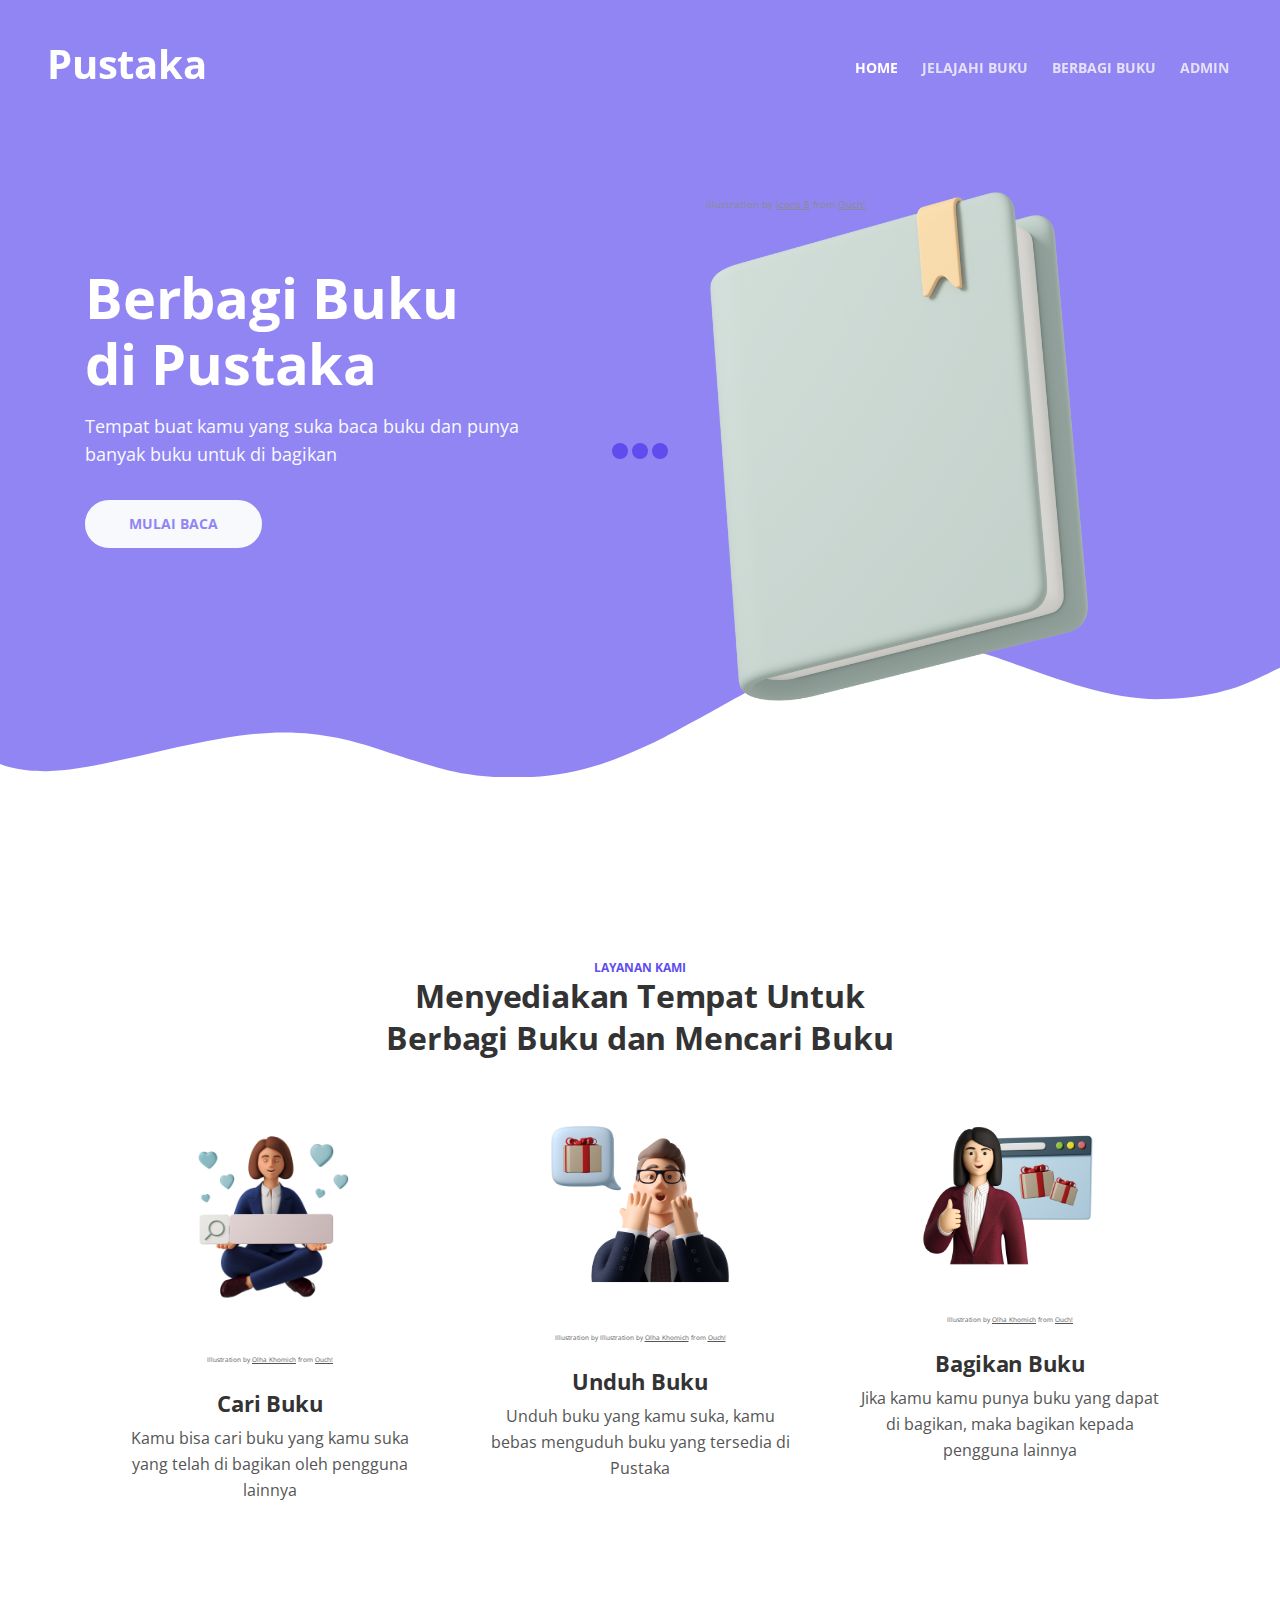
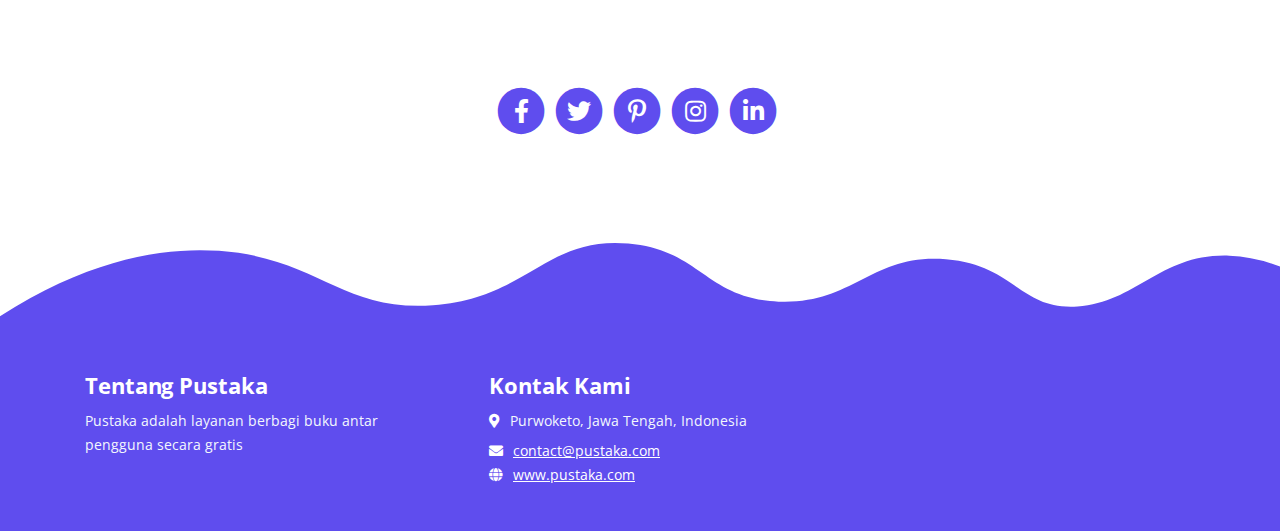
<file: index.html>
<!DOCTYPE html>
<html lang="en">
  <head>
    <meta charset="utf-8" />
    <meta
      name="viewport"
      content="width=device-width, initial-scale=1, shrink-to-fit=no"
    />

    <title>Pustaka - Home</title>

    <link
      href="https://fonts.googleapis.com/css?family=Open+Sans:400,400i,700&display=swap&subset=latin-ext"
      rel="stylesheet"
    />
    <link href="css/bootstrap.css" rel="stylesheet" />
    <link href="css/fontawesome-all.css" rel="stylesheet" />
    <link href="css/swiper.css" rel="stylesheet" />
    <link href="css/magnific-popup.css" rel="stylesheet" />
    <link href="css/styles.css" rel="stylesheet" />
  </head>
  <body data-spy="scroll" data-target=".fixed-top">
    <div class="spinner-wrapper">
      <div class="spinner">
        <div class="bounce1"></div>
        <div class="bounce2"></div>
        <div class="bounce3"></div>
      </div>
    </div>
    <nav class="navbar navbar-expand-lg navbar-dark navbar-custom fixed-top">
      <div class="container">
        <a class="navbar-brand logo-image" href="index.html"
          style="text-decoration: none;"><h1 style="color: white;">Pustaka</h1></a
        >
        <button
          class="navbar-toggler"
          type="button"
          data-toggle="collapse"
          data-target="#navbarsExampleDefault"
          aria-controls="navbarsExampleDefault"
          aria-expanded="false"
          aria-label="Toggle navigation"
        >
          <span class="navbar-toggler-awesome fas fa-bars"></span>
          <span class="navbar-toggler-awesome fas fa-times"></span>
        </button>

        <div class="collapse navbar-collapse" id="navbarsExampleDefault">
          <ul class="navbar-nav ml-auto">
            <li class="nav-item">
              <a class="nav-link page-scroll" href="#header"
                >HOME <span class="sr-only">(current)</span></a
              >
            </li>
            <li class="nav-item">
              <a class="nav-link page-scroll" href="jelajah.php">JELAJAHI BUKU </a>
            </li>
            <li class="nav-item">
              <a class="nav-link page-scroll" href="berbagi.php">BERBAGI BUKU </a>
            </li>
            <li class="nav-item">
              <a class="nav-link page-scroll" href="admin.php">ADMIN </a>
            </li>
        </div>
      </div>
    </nav>
    <header id="header" class="header">
      <div class="header-content">
        <div class="container">
          <div class="row">
            <div class="col-lg-6 col-xl-5">
              <div class="text-container">
                <h1>Berbagi Buku  di Pustaka </h1>
                <p class="p-large">
                  Tempat buat kamu yang suka baca buku dan punya banyak buku untuk di bagikan 
                </p>
                <a class="btn-solid-lg page-scroll" href="jelajah.html"
                  >MULAI BACA  </a
                >
              </div>
            </div>
            <div class="col-lg-6 col-xl-7">
              <div class="image-container">
                <div class="img-wrapper">
                  <img
                    class="img-fluid"
                    style="width: 60%; height: auto; margin-left: 20%"
                    src="images/header-software-app.png"
                    alt="alternative"
                  />
                </div>
                <p style="font-size: 60%; margin-left: 20%;">Illustration by <a href="https://icons8.com/illustrations/author/5c07e68d82bcbc0092519bb6">Icons 8</a> from <a href="https://icons8.com/illustrations">Ouch!</a></p>
              </div>
            </div>
          </div>
        </div>
      </div>
    </header>
    <svg
      class="header-frame"
      data-name="Layer 1"
      xmlns="http://www.w3.org/2000/svg"
      preserveAspectRatio="none"
      viewBox="0 0 1920 310"
    >
      <defs>
        <style>
          .cls-1 {
            fill: #5f4def;
          }
        </style>
      </defs>
      <title>header-frame</title>
      <path
        class="cls-1"
        d="M0,283.054c22.75,12.98,53.1,15.2,70.635,14.808,92.115-2.077,238.3-79.9,354.895-79.938,59.97-.019,106.17,18.059,141.58,34,47.778,21.511,47.778,21.511,90,38.938,28.418,11.731,85.344,26.169,152.992,17.971,68.127-8.255,115.933-34.963,166.492-67.393,37.467-24.032,148.6-112.008,171.753-127.963,27.951-19.26,87.771-81.155,180.71-89.341,72.016-6.343,105.479,12.388,157.434,35.467,69.73,30.976,168.93,92.28,256.514,89.405,100.992-3.315,140.276-41.7,177-64.9V0.24H0V283.054Z"
      />
    </svg>
    <div class="slider-1">
      <div class="container">
        <div class="row">
        </div>
      </div>
    </div>
    <div class="cards-1">
      <div class="container">
        <div class="row">
          <div class="col-lg-12">
            <div class="above-heading">LAYANAN KAMI </div>
            <h2 class="h2-heading">
              Menyediakan Tempat Untuk Berbagi Buku dan Mencari Buku 
            </h2>
          </div>
        </div>
        <div class="row">
          <div class="col-lg-12">
            <div class="card">
              <div class="card-image">
                <img
                  class="img-fluid"
                  src="images/description-1.png"
                  alt="alternative"
                />
              </div>
              <p style="font-size: 40%;">Illustration by <a href="https://icons8.com/illustrations/author/5eb2a7bd01d0360019f124e7">Olha Khomich</a> from <a href="https://icons8.com/illustrations">Ouch!</a></p>
              <div class="card-body">
                <h4 class="card-title">Cari Buku</h4>
                <p>
                  Kamu bisa cari buku yang kamu suka yang telah di bagikan oleh pengguna lainnya
                </p>
              </div>
            </div>
            <div class="card">
              <div class="card-image">
                <img
                  class="img-fluid"
                  src="images/description-2.png"
                  alt="alternative"
                />
              </div>
              <p style="font-size: 40%;">Illustration by Illustration by <a href="https://icons8.com/illustrations/author/5eb2a7bd01d0360019f124e7">Olha Khomich</a> from <a href="https://icons8.com/illustrations">Ouch!</a></p>
              <div class="card-body">
                <h4 class="card-title">Unduh Buku</h4>
                <p>
                  Unduh buku yang kamu suka, kamu bebas menguduh buku yang tersedia di Pustaka
                </p>
              </div>
            </div>
            <!-- end of card -->

            <!-- Card -->
            <div class="card">
              <div class="card-image">
                <img
                  class="img-fluid"
                  src="images/description-3.png"
                  alt="alternative"
                />
              </div>
              <p style="font-size: 40%;">Illustration by <a href="https://icons8.com/illustrations/author/5eb2a7bd01d0360019f124e7">Olha Khomich</a> from <a href="https://icons8.com/illustrations">Ouch!</a></p>
              <div class="card-body">
                <h4 class="card-title">Bagikan Buku</h4>
                <p>
                  Jika kamu kamu punya buku yang dapat di bagikan, maka bagikan kepada pengguna lainnya
                </p>
              </div>
            </div>
          </div>
        </div>
      </div>
    </div>
    <div class="form">
      <div class="container">
        <div class="row">
          <div class="col-lg-12">
          </div>
        </div>
        <div class="row">
          <div class="col-lg-12">
            <div class="icon-container">
              <span class="fa-stack">
                <a href="#your-link">
                  <i class="fas fa-circle fa-stack-2x"></i>
                  <i class="fab fa-facebook-f fa-stack-1x"></i>
                </a>
              </span>
              <span class="fa-stack">
                <a href="#your-link">
                  <i class="fas fa-circle fa-stack-2x"></i>
                  <i class="fab fa-twitter fa-stack-1x"></i>
                </a>
              </span>
              <span class="fa-stack">
                <a href="#your-link">
                  <i class="fas fa-circle fa-stack-2x"></i>
                  <i class="fab fa-pinterest-p fa-stack-1x"></i>
                </a>
              </span>
              <span class="fa-stack">
                <a href="#your-link">
                  <i class="fas fa-circle fa-stack-2x"></i>
                  <i class="fab fa-instagram fa-stack-1x"></i>
                </a>
              </span>
              <span class="fa-stack">
                <a href="#your-link">
                  <i class="fas fa-circle fa-stack-2x"></i>
                  <i class="fab fa-linkedin-in fa-stack-1x"></i>
                </a>
              </span>
            </div>
          </div>
        </div>
      </div>
    </div>
    <svg
      class="footer-frame"
      data-name="Layer 2"
      xmlns="http://www.w3.org/2000/svg"
      preserveAspectRatio="none"
      viewBox="0 0 1920 79"
    >
      <defs>
        <style>
          .cls-2 {
            fill: #5f4def;
          }
        </style>
      </defs>
      <title>footer-frame</title>
      <path
        class="cls-2"
        d="M0,72.427C143,12.138,255.5,4.577,328.644,7.943c147.721,6.8,183.881,60.242,320.83,53.737,143-6.793,167.826-68.128,293-60.9,109.095,6.3,115.68,54.364,225.251,57.319,113.58,3.064,138.8-47.711,251.189-41.8,104.012,5.474,109.713,50.4,197.369,46.572,89.549-3.91,124.375-52.563,227.622-50.155A338.646,338.646,0,0,1,1920,23.467V79.75H0V72.427Z"
        transform="translate(0 -0.188)"
      />
    </svg>
    <div class="footer">
      <div class="container">
        <div class="row">
          <div class="col-md-4">
            <div class="footer-col first">
              <h4>Tentang Pustaka</h4>
              <p class="p-small">
                Pustaka adalah layanan berbagi buku antar pengguna secara gratis 
              </p>
            </div>
          </div>
          <div class="col-md-4">
            <div class="footer-col last">
              <h4>Kontak Kami</h4>
              <ul class="list-unstyled li-space-lg p-small">
                <li class="media">
                  <i class="fas fa-map-marker-alt"></i>
                  <div class="media-body">
                    Purwoketo, Jawa Tengah, Indonesia
                  </div>
                </li>
                <li class="media">
                  <i class="fas fa-envelope"></i>
                  <div class="media-body">
                    <a class="white" href="mailto:contact@tivo.com"
                      >contact@pustaka.com</a
                    ><br>
                    <i class="fas fa-globe" style="margin-left: -24px;"></i
                    ><a class="white" href="#your-link">www.pustaka.com</a>
                  </div>
                </li>
              </ul>
            </div>
          </div>
        </div>
      </div>
    </div>

    <script src="js/jquery.min.js"></script>
    <script src="js/popper.min.js"></script>
    <script src="js/bootstrap.min.js"></script>
    <script src="js/jquery.easing.min.js"></script>
    <script src="js/swiper.min.js"></script>
    <script src="js/jquery.magnific-popup.js"></script>
    <script src="js/validator.min.js"></script>
    <script src="js/scripts.js"></script>
  </body>
</html>
</file>
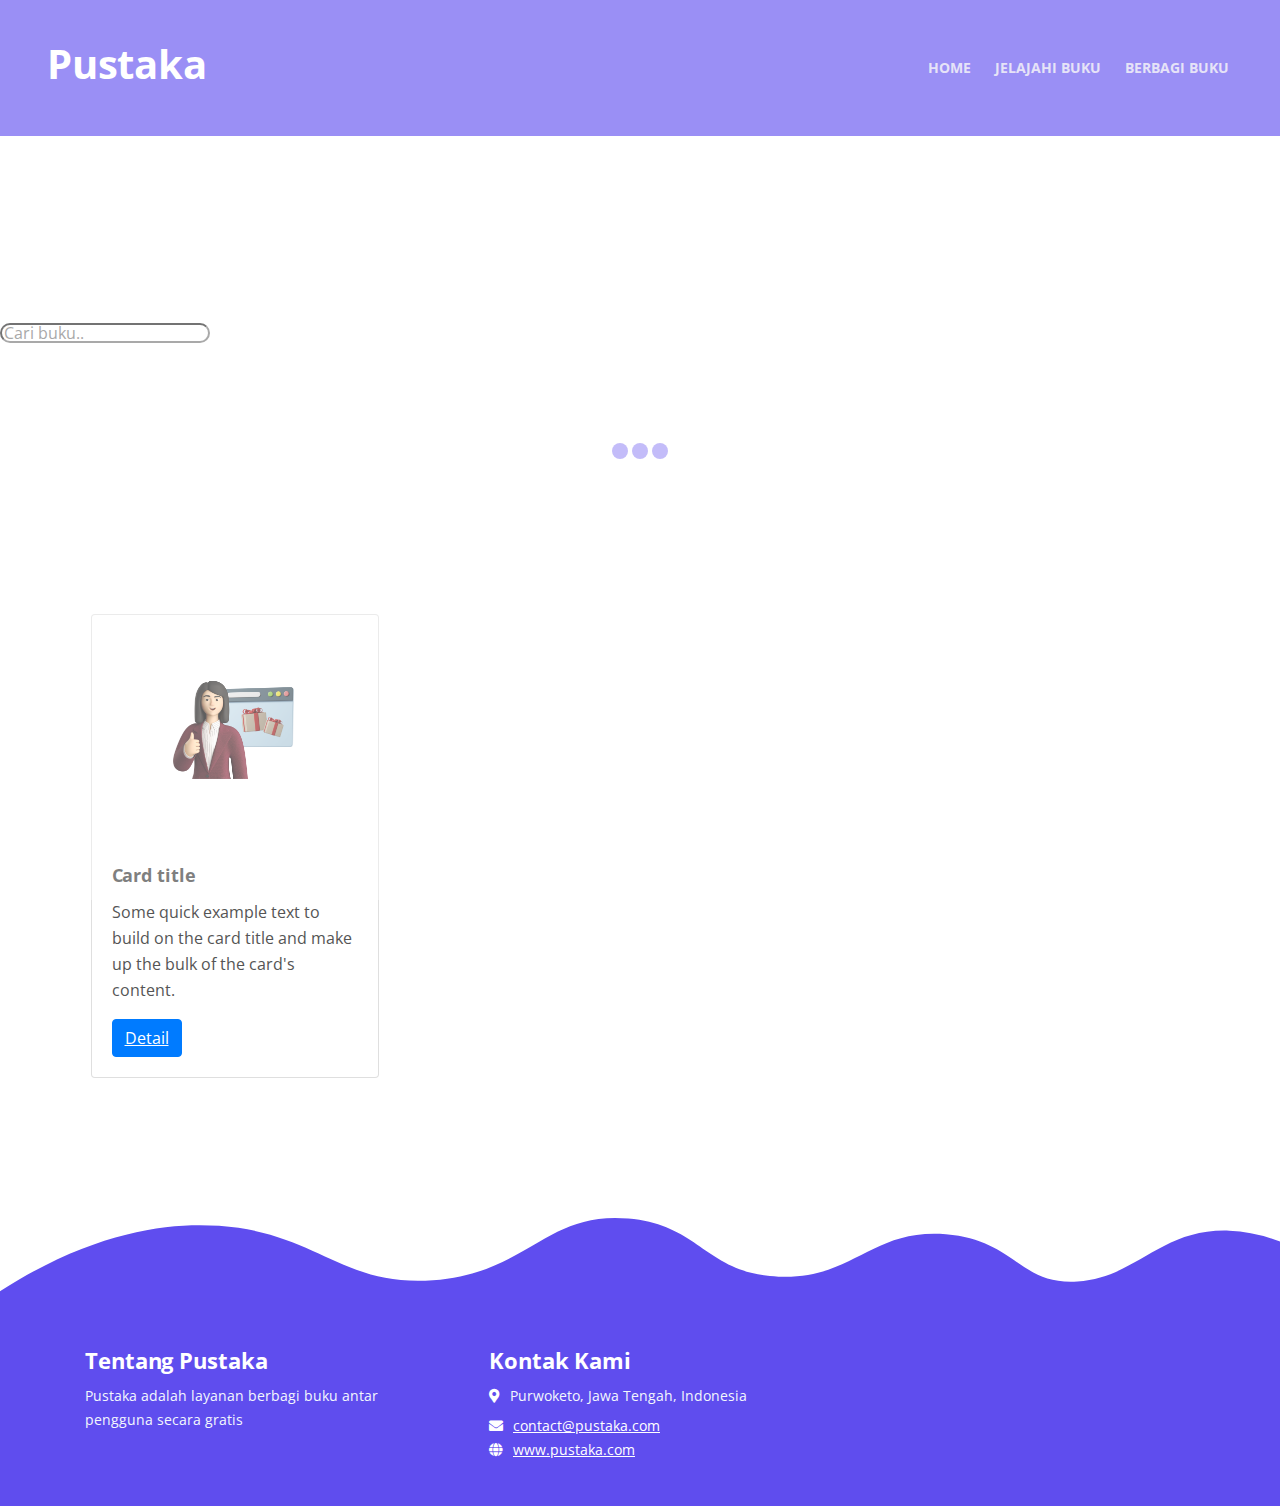
<file: jelajah.html>
<!DOCTYPE html>
<html lang="en">
  <head>
    <meta charset="utf-8" />
    <meta
      name="viewport"
      content="width=device-width, initial-scale=1, shrink-to-fit=no"
    />

    <title>Pustaka - Home</title>

    <link
      href="https://fonts.googleapis.com/css?family=Open+Sans:400,400i,700&display=swap&subset=latin-ext"
      rel="stylesheet"
    />
    <link href="css/bootstrap.css" rel="stylesheet" />
    <link href="css/fontawesome-all.css" rel="stylesheet" />
    <link href="css/swiper.css" rel="stylesheet" />
    <link href="css/magnific-popup.css" rel="stylesheet" />
    <link href="css/styles.css" rel="stylesheet" />

  </head>
  <body data-spy="scroll" data-target=".fixed-top">
    <div class="spinner-wrapper">
      <div class="spinner">
        <div class="bounce1"></div>
        <div class="bounce2"></div>
        <div class="bounce3"></div>
      </div>
    </div>
    <nav class="navbar navbar-expand-lg navbar-dark navbar-custom fixed-top" style="background-color: #5f4def;">
      <div class="container">
        <a class="navbar-brand logo-image" href="index.html"
          style="text-decoration: none;"><h1 style="color: white;">Pustaka</h1></a
        >
        <button
          class="navbar-toggler"
          type="button"
          data-toggle="collapse"
          data-target="#navbarsExampleDefault"
          aria-controls="navbarsExampleDefault"
          aria-expanded="false"
          aria-label="Toggle navigation"
        >
          <span class="navbar-toggler-awesome fas fa-bars"></span>
          <span class="navbar-toggler-awesome fas fa-times"></span>
        </button>

        <div class="collapse navbar-collapse" id="navbarsExampleDefault">
          <ul class="navbar-nav ml-auto">
            <li class="nav-item">
              <a class="nav-link page-scroll" href="index.html"
                >HOME <span class="sr-only">(current)</span></a
              >
            </li>
            <li class="nav-item">
              <a class="nav-link page-scroll" href="jelajah.php">JELAJAHI BUKU </a>
            </li>
            <li class="nav-item">
              <a class="nav-link page-scroll" href="#details">BERBAGI BUKU </a>
            </li>
        </div>
      </div>
    </nav>

    <form action="jelajah.php" method="get" style="margin-top: 25% ; max-width: 50%;">
                <input style="border-radius: 25px; height: 20px;" id="caridata" type="search" name="cari" placeholder="Cari buku.." value="">
              </form>

    <div class="row row-cols-1 row-cols-md-3 g-4" style="margin-top: 20%; margin-left: 5%; margin-right: 5%; ">
        <div class="col" style="float: left; margin: 1%;">
            <div class="card" style="width: 18rem;">
            <img style="scale: 0.5;" src="images/description-3.png" class="card-img-top" alt="...">
            <div class="card-body">
                <h5 class="card-title">Card title</h5>
                <p class="card-text">Some quick example text to build on the card title and make up the bulk of the card's content.</p>
                <a href="#" class="btn btn-primary">Detail</a>
            </div>
        </div>
        </div>
    </div>
    <svg
    style="margin-top: 10%;"
      class="footer-frame"
      data-name="Layer 2"
      xmlns="http://www.w3.org/2000/svg"
      preserveAspectRatio="none"
      viewBox="0 0 1920 79"
    >
      <defs>
        <style>
          .cls-2 {
            fill: #5f4def;
          }
        </style>
      </defs>
      <title>footer-frame</title>
      <path
        class="cls-2"
        d="M0,72.427C143,12.138,255.5,4.577,328.644,7.943c147.721,6.8,183.881,60.242,320.83,53.737,143-6.793,167.826-68.128,293-60.9,109.095,6.3,115.68,54.364,225.251,57.319,113.58,3.064,138.8-47.711,251.189-41.8,104.012,5.474,109.713,50.4,197.369,46.572,89.549-3.91,124.375-52.563,227.622-50.155A338.646,338.646,0,0,1,1920,23.467V79.75H0V72.427Z"
        transform="translate(0 -0.188)"
      />
    </svg>
    <div class="footer">
      <div class="container">
        <div class="row">
          <div class="col-md-4">
            <div class="footer-col first">
              <h4>Tentang Pustaka</h4>
              <p class="p-small">
                Pustaka adalah layanan berbagi buku antar pengguna secara gratis 
              </p>
            </div>
          </div>
          <div class="col-md-4">
            <div class="footer-col last">
              <h4>Kontak Kami</h4>
              <ul class="list-unstyled li-space-lg p-small">
                <li class="media">
                  <i class="fas fa-map-marker-alt"></i>
                  <div class="media-body">
                    Purwoketo, Jawa Tengah, Indonesia
                  </div>
                </li>
                <li class="media">
                  <i class="fas fa-envelope"></i>
                  <div class="media-body">
                    <a class="white" href="mailto:contact@tivo.com"
                      >contact@pustaka.com</a
                    ><br>
                    <i class="fas fa-globe" style="margin-left: -24px;"></i
                    ><a class="white" href="#your-link">www.pustaka.com</a>
                  </div>
                </li>
              </ul>
            </div>
          </div>
        </div>
      </div>
    </div>

    <script src="js/jquery.min.js"></script>
    <script src="js/popper.min.js"></script>
    <script src="js/bootstrap.min.js"></script>
    <script src="js/jquery.easing.min.js"></script>
    <script src="js/swiper.min.js"></script>
    <script src="js/jquery.magnific-popup.js"></script>
    <script src="js/validator.min.js"></script>
    <script src="js/scripts.js"></script>
  </body>
</html>
</file>
<file: css/styles.css>
/* Template: Tivo - SaaS App HTML Landing Page Template
   Author: Inovatik
   Created: Sep 2019
   Description: Master CSS file
*/

/*****************************************
Table Of Contents:

01. General Styles
02. Preloader
03. Navigation
04. Header
05. Customers
06. Description
07. Features
08. Features Lightboxes
09. Details
10. Video
11. Pricing
12. Testimonials
13. Newsletter
14. Footer
15. Copyright
16. Back To Top Button
17. Extra Pages
18. Sign Up and Log In Pages
19. Media Queries
******************************************/

/*****************************************
Colors:
- Backgrounds, buttons, bullets, icons - blue #5f4dee
- Backgrounds, light button, light body text - light gray #f3f7fd
- Headings text - black #333
- Body text - dark gray #555
******************************************/


/******************************/
/*     01. General Styles     */
/******************************/
body,
html {
    width: 100%;
	height: 100%;
}

body, p {
	color: #555; 
	font: 400 1rem/1.625rem "Open Sans", sans-serif;;
}

.p-large {
	font: 400 1.125rem/1.75rem "Open Sans", sans-serif;
}

.p-small {
	font: 400 0.875rem/1.5rem "Open Sans", sans-serif;
}

h1 {
	color: #333;
	font: 700 2.5rem/3.125rem "Open Sans", sans-serif;
	letter-spacing: -0.2px;
}

h2 {
	color: #333;
	font: 700 2rem/2.625rem "Open Sans", sans-serif;
	letter-spacing: -0.2px;
}

h3 {
	color: #333;
	font: 700 1.625rem/2.125rem "Open Sans", sans-serif;
	letter-spacing: -0.2px;
}

h4 {
	color: #333;
	font: 700 1.375rem/1.75rem "Open Sans", sans-serif;
	letter-spacing: -0.1px;
}

h5 {
	color: #333;
	font: 700 1.125rem/1.5rem "Open Sans", sans-serif;
	letter-spacing: -0.1px;
}

h6 {
	color: #333;
	font: 700 1rem/1.375rem "Open Sans", sans-serif;
	letter-spacing: -0.1px;
}

.above-heading {
	color: #5f4dee;
	font: 700 0.75rem/0.875rem "Open Sans", sans-serif;
	text-align: center;
}

.p-heading {
	margin-bottom: 3.25rem;
}

.testimonial-text {
	font: italic 400 1rem/1.625rem "Open Sans", sans-serif;
}

.testimonial-author {
	font: 700 1rem/1.625rem "Open Sans", sans-serif;
	letter-spacing: -0.1px;
}

.li-space-lg li {
	margin-bottom: 0.375rem;
}

.indent {
	padding-left: 1.25rem;
}

a {
	color: #555;
	text-decoration: underline;
}

a:hover {
	color: #555;
	text-decoration: underline;
}

a.white {
	color: #fff;
}

.decorative-line {
	display: block;
	width: 5rem;
	height: 0.5rem;
	margin-right: auto;
	margin-left: auto;
}

.blue {
	color: #5f4dee;
}

.btn-solid-reg {
	display: inline-block;
	padding: 1.1875rem 2.125rem 1.1875rem 2.125rem;
	border: 0.125rem solid #5f4dee;
	border-radius: 2rem;
	background-color: #5f4dee;
	color: #fff;
	font: 700 0.875rem/0 "Open Sans", sans-serif;
	text-decoration: none;
	transition: all 0.2s;
}

.btn-solid-reg:hover {
	background-color: transparent;
	color: #5f4dee;
	text-decoration: none;
}

.btn-solid-lg {
	display: inline-block;
	padding: 1.375rem 2.625rem 1.375rem 2.625rem;
	border: 0.125rem solid #5f4dee;
	border-radius: 2rem;
	background-color: #5f4dee;
	color: #fff;
	font: 700 0.875rem/0 "Open Sans", sans-serif;
	text-decoration: none;
	transition: all 0.2s;
}

.btn-solid-lg:hover {
	background-color: transparent;
	color: #5f4dee;
	text-decoration: none;
}

.btn-outline-reg {
	display: inline-block;
	padding: 1.1875rem 2.125rem 1.1875rem 2.125rem;
	border: 0.125rem solid #5f4dee;
	border-radius: 2rem;
	background-color: transparent;
	color: #5f4dee;
	font: 700 0.875rem/0 "Open Sans", sans-serif;
	text-decoration: none;
	transition: all 0.2s;
}

.btn-outline-reg:hover {
	background-color: #5f4dee;
	color: #fff;
	text-decoration: none;
}

.btn-outline-lg {
	display: inline-block;
	padding: 1.375rem 2.625rem 1.375rem 2.625rem;
	border: 0.125rem solid #5f4dee;
	border-radius: 2rem;
	background-color: transparent;
	color: #5f4dee;
	font: 700 0.875rem/0 "Open Sans", sans-serif;
	text-decoration: none;
	transition: all 0.2s;
}

.btn-outline-lg:hover {
	background-color: #5f4dee;
	color: #fff;
	text-decoration: none;
}

.btn-outline-sm {
	display: inline-block;
	padding: 0.875rem 1.5rem 0.875rem 1.5rem;
	border: 0.125rem solid #5f4dee;
	border-radius: 2rem;
	background-color: transparent;
	color: #5f4dee;
	font: 700 0.875rem/0 "Open Sans", sans-serif;
	text-decoration: none;
	transition: all 0.2s;
}

.btn-outline-sm:hover {
	background-color: #5f4dee;
	color: #fff;
	text-decoration: none;
}

.form-group {
	position: relative;
	margin-bottom: 1.25rem;
}

.form-group.has-error.has-danger {
	margin-bottom: 0.625rem;
}

.form-group.has-error.has-danger .help-block.with-errors ul {
	margin-top: 0.375rem;
}

.label-control {
	position: absolute;
	top: 0.87rem;
	left: 1.25rem;
	color: #555;
	opacity: 1;
	font: 400 0.875rem/1.375rem "Open Sans", sans-serif;
	cursor: text;
	transition: all 0.2s ease;
}

/* IE10+ hack to solve lower label text position compared to the rest of the browsers */
@media screen and (-ms-high-contrast: active), screen and (-ms-high-contrast: none) {  
	.label-control {
		top: 0.9375rem;
	}
}

.form-control-input:focus + .label-control,
.form-control-input.notEmpty + .label-control,
.form-control-textarea:focus + .label-control,
.form-control-textarea.notEmpty + .label-control {
	top: 0.125rem;
	opacity: 1;
	font-size: 0.75rem;
	font-weight: 700;
}

.form-control-input,
.form-control-select {
	display: block; /* needed for proper display of the label in Firefox, IE, Edge */
	width: 100%;
	padding-top: 1.0625rem;
	padding-bottom: 0.0625rem;
	padding-left: 1.25rem;
	border: 1px solid #c4d8dc;
	border-radius: 0.25rem;
	background-color: #fff;
	color: #555;
	font: 400 0.875rem/1.875rem "Open Sans", sans-serif;
	transition: all 0.2s;
	-webkit-appearance: none; /* removes inner shadow on form inputs on ios safari */
}

.form-control-select {
	padding-top: 0.5rem;
	padding-bottom: 0.5rem;
	height: 3rem;
}

/* IE10+ hack to solve lower label text position compared to the rest of the browsers */
@media screen and (-ms-high-contrast: active), screen and (-ms-high-contrast: none) {  
	.form-control-input {
		padding-top: 1.25rem;
		padding-bottom: 0.75rem;
		line-height: 1.75rem;
	}

	.form-control-select {
		padding-top: 0.875rem;
		padding-bottom: 0.75rem;
		height: 3.125rem;
		line-height: 2.125rem;
	}
}

select {
    /* you should keep these first rules in place to maintain cross-browser behavior */
    -webkit-appearance: none;
	-moz-appearance: none;
	-ms-appearance: none;
    -o-appearance: none;
    appearance: none;
    background-image: url('../images/down-arrow.png');
    background-position: 96% 50%;
    background-repeat: no-repeat;
    outline: none;
}

select::-ms-expand {
    display: none; /* removes the ugly default down arrow on select form field in IE11 */
}

.form-control-textarea {
	display: block; /* used to eliminate a bottom gap difference between Chrome and IE/FF */
	width: 100%;
	height: 8rem; /* used instead of html rows to normalize height between Chrome and IE/FF */
	padding-top: 1.25rem;
	padding-left: 1.3125rem;
	border: 1px solid #c4d8dc;
	border-radius: 0.25rem;
	background-color: #fff;
	color: #555;
	font: 400 0.875rem/1.75rem "Open Sans", sans-serif;
	transition: all 0.2s;
}

.form-control-input:focus,
.form-control-select:focus,
.form-control-textarea:focus {
	border: 1px solid #a1a1a1;
	outline: none; /* Removes blue border on focus */
}

.form-control-input:hover,
.form-control-select:hover,
.form-control-textarea:hover {
	border: 1px solid #a1a1a1;
}

.checkbox {
	font: 400 0.75rem/1.25rem "Open Sans", sans-serif;
}

input[type='checkbox'] {
	vertical-align: -15%;
	margin-right: 0.375rem;
}

/* IE10+ hack to raise checkbox field position compared to the rest of the browsers */
@media screen and (-ms-high-contrast: active), screen and (-ms-high-contrast: none) {  
	input[type='checkbox'] {
		vertical-align: -9%;
	}
}

.form-control-submit-button {
	display: inline-block;
	width: 100%;
	height: 3.125rem;
	border: 1px solid #5f4dee;
	border-radius: 1.5rem;
	background-color: #5f4dee;
	color: #fff;
	font: 700 0.875rem/0 "Open Sans", sans-serif;
	cursor: pointer;
	transition: all 0.2s;
}

.form-control-submit-button:hover {
	background-color: transparent;
	color: #5f4dee;
}

/* Form Success And Error Message Formatting */
#smsgSubmit.h3.text-center.tada.animated,
#lmsgSubmit.h3.text-center.tada.animated,
#nmsgSubmit.h3.text-center.tada.animated,
#pmsgSubmit.h3.text-center.tada.animated,
#smsgSubmit.h3.text-center,
#lmsgSubmit.h3.text-center,
#nmsgSubmit.h3.text-center,
#pmsgSubmit.h3.text-center {
	display: block;
	margin-bottom: 0;
	color: #555;
	font-size: 1.125rem;
	line-height: 1rem;
}

.help-block.with-errors .list-unstyled {
	color: #555;
	font-size: 0.75rem;
	line-height: 1.125rem;
	text-align: left;
}

.help-block.with-errors ul {
	margin-bottom: 0;
}
/* end of form success and error message formatting */

/* Form Success And Error Message Animation - Animate.css */
@-webkit-keyframes tada {
	from {
		-webkit-transform: scale3d(1, 1, 1);
		-ms-transform: scale3d(1, 1, 1);
		transform: scale3d(1, 1, 1);
	}
	10%, 20% {
		-webkit-transform: scale3d(.9, .9, .9) rotate3d(0, 0, 1, -3deg);
		-ms-transform: scale3d(.9, .9, .9) rotate3d(0, 0, 1, -3deg);
		transform: scale3d(.9, .9, .9) rotate3d(0, 0, 1, -3deg);
	}
	30%, 50%, 70%, 90% {
		-webkit-transform: scale3d(1.1, 1.1, 1.1) rotate3d(0, 0, 1, 3deg);
		-ms-transform: scale3d(1.1, 1.1, 1.1) rotate3d(0, 0, 1, 3deg);
		transform: scale3d(1.1, 1.1, 1.1) rotate3d(0, 0, 1, 3deg);
	}
	40%, 60%, 80% {
		-webkit-transform: scale3d(1.1, 1.1, 1.1) rotate3d(0, 0, 1, -3deg);
		-ms-transform: scale3d(1.1, 1.1, 1.1) rotate3d(0, 0, 1, -3deg);
		transform: scale3d(1.1, 1.1, 1.1) rotate3d(0, 0, 1, -3deg);
	}
	to {
		-webkit-transform: scale3d(1, 1, 1);
		-ms-transform: scale3d(1, 1, 1);
		transform: scale3d(1, 1, 1);
	}
}

@keyframes tada {
	from {
		-webkit-transform: scale3d(1, 1, 1);
		-ms-transform: scale3d(1, 1, 1);
		transform: scale3d(1, 1, 1);
	}
	10%, 20% {
		-webkit-transform: scale3d(.9, .9, .9) rotate3d(0, 0, 1, -3deg);
		-ms-transform: scale3d(.9, .9, .9) rotate3d(0, 0, 1, -3deg);
		transform: scale3d(.9, .9, .9) rotate3d(0, 0, 1, -3deg);
	}
	30%, 50%, 70%, 90% {
		-webkit-transform: scale3d(1.1, 1.1, 1.1) rotate3d(0, 0, 1, 3deg);
		-ms-transform: scale3d(1.1, 1.1, 1.1) rotate3d(0, 0, 1, 3deg);
		transform: scale3d(1.1, 1.1, 1.1) rotate3d(0, 0, 1, 3deg);
	}
	40%, 60%, 80% {
		-webkit-transform: scale3d(1.1, 1.1, 1.1) rotate3d(0, 0, 1, -3deg);
		-ms-transform: scale3d(1.1, 1.1, 1.1) rotate3d(0, 0, 1, -3deg);
		transform: scale3d(1.1, 1.1, 1.1) rotate3d(0, 0, 1, -3deg);
	}
	to {
		-webkit-transform: scale3d(1, 1, 1);
		-ms-transform: scale3d(1, 1, 1);
		transform: scale3d(1, 1, 1);
	}
}

.tada {
	-webkit-animation-name: tada;
	animation-name: tada;
}

.animated {
	-webkit-animation-duration: 1s;
	animation-duration: 1s;
	-webkit-animation-fill-mode: both;
	animation-fill-mode: both;
}
/* end of form success and error message animation - Animate.css */

/* Fade-move Animation For Details Lightbox - Magnific Popup */
/* at start */
.my-mfp-slide-bottom .zoom-anim-dialog {
	opacity: 0;
	transition: all 0.2s ease-out;
	-webkit-transform: translateY(-1.25rem) perspective(37.5rem) rotateX(10deg);
	-ms-transform: translateY(-1.25rem) perspective(37.5rem) rotateX(10deg);
	transform: translateY(-1.25rem) perspective(37.5rem) rotateX(10deg);
}

/* animate in */
.my-mfp-slide-bottom.mfp-ready .zoom-anim-dialog {
	opacity: 1;
	-webkit-transform: translateY(0) perspective(37.5rem) rotateX(0); 
	-ms-transform: translateY(0) perspective(37.5rem) rotateX(0); 
	transform: translateY(0) perspective(37.5rem) rotateX(0); 
}

/* animate out */
.my-mfp-slide-bottom.mfp-removing .zoom-anim-dialog {
	opacity: 0;
	-webkit-transform: translateY(-0.625rem) perspective(37.5rem) rotateX(10deg); 
	-ms-transform: translateY(-0.625rem) perspective(37.5rem) rotateX(10deg); 
	transform: translateY(-0.625rem) perspective(37.5rem) rotateX(10deg); 
}

/* dark overlay, start state */
.my-mfp-slide-bottom.mfp-bg {
	opacity: 0;
	transition: opacity 0.2s ease-out;
}

/* animate in */
.my-mfp-slide-bottom.mfp-ready.mfp-bg {
	opacity: 0.8;
}
/* animate out */
.my-mfp-slide-bottom.mfp-removing.mfp-bg {
	opacity: 0;
}
/* end of fade-move animation for details lightbox - magnific popup */

/* Fade Animation For Image Lightbox - Magnific Popup */
@-webkit-keyframes fadeIn {
	from {
		opacity: 0;
	}
	to {
		opacity: 1;
	}
}

@keyframes fadeIn {
	from {
		opacity: 0;
	}
	to {
		opacity: 1;
	}
}

.fadeIn {
	-webkit-animation: fadeIn 0.6s;
	animation: fadeIn 0.6s;
}

@-webkit-keyframes fadeOut {
	from {
		opacity: 1;
	}
	to {
		opacity: 0;
	}
}

@keyframes fadeOut {
	from {
		opacity: 1;
	}
	to {
		opacity: 0;
	}
}

.fadeOut {
	-webkit-animation: fadeOut 0.8s;
	animation: fadeOut 0.8s;
}
/* end of fade animation for image lightbox - magnific popup */


/*************************/
/*     02. Preloader     */
/*************************/
.spinner-wrapper {
	position: fixed;
	z-index: 999999;
	top: 0;
	right: 0;
	bottom: 0;
	left: 0;
	background: #fff;
}

.spinner {
	position: absolute;
	top: 50%; /* centers the loading animation vertically one the screen */
	left: 50%; /* centers the loading animation horizontally one the screen */
	width: 3.75rem;
	height: 1.25rem;
	margin: -0.625rem 0 0 -1.875rem; /* is width and height divided by two */ 
	text-align: center;
}

.spinner > div {
	display: inline-block;
	width: 1rem;
	height: 1rem;
	border-radius: 100%;
	background-color: #5f4dee;
	-webkit-animation: sk-bouncedelay 1.4s infinite ease-in-out both;
	animation: sk-bouncedelay 1.4s infinite ease-in-out both;
}

.spinner .bounce1 {
	-webkit-animation-delay: -0.32s;
	animation-delay: -0.32s;
}

.spinner .bounce2 {
	-webkit-animation-delay: -0.16s;
	animation-delay: -0.16s;
}

@-webkit-keyframes sk-bouncedelay {
	0%, 80%, 100% { -webkit-transform: scale(0); }
	40% { -webkit-transform: scale(1.0); }
}

@keyframes sk-bouncedelay {
	0%, 80%, 100% { 
		-webkit-transform: scale(0);
		-ms-transform: scale(0);
		transform: scale(0);
	} 40% { 
		-webkit-transform: scale(1.0);
		-ms-transform: scale(1.0);
		transform: scale(1.0);
	}
}


/**************************/
/*     03. Navigation     */
/**************************/
.navbar-custom {
	background-color: #5f4dee;
	box-shadow: 0 0.0625rem 0.375rem 0 rgba(0, 0, 0, 0.1);
	font: 700 0.875rem/0.875rem "Open Sans", sans-serif;
	transition: all 0.2s;
}

.navbar-custom .container {
	max-width: 87.5rem;
}

.navbar-custom .navbar-brand.logo-image img {
    width: 4.4375rem;
	height: 1.75rem;
}

.navbar-custom .navbar-brand.logo-text {
	font: 700 2rem/1.5rem "Open Sans", sans-serif;
	color: #fff;;
	text-decoration: none;
}

.navbar-custom .navbar-nav {
	margin-top: 0.75rem;
	margin-bottom: 0.5rem;
}

.navbar-custom .nav-item .nav-link {
	padding: 0.625rem 0.75rem 0.625rem 0.75rem;
	color: #f7f5f5;
	opacity: 0.8;
	text-decoration: none;
	transition: all 0.2s ease;
}

.navbar-custom .nav-item .nav-link:hover,
.navbar-custom .nav-item .nav-link.active {
	color: #fff;
	opacity: 1;
}

/* Dropdown Menu */
.navbar-custom .dropdown:hover > .dropdown-menu {
	display: block; /* this makes the dropdown menu stay open while hovering it */
	min-width: auto;
	animation: fadeDropdown 0.2s; /* required for the fade animation */
}

@keyframes fadeDropdown {
    0% {
        opacity: 0;
    }

    100% {
        opacity: 1;
    }
}

.navbar-custom .dropdown-toggle:focus { /* removes dropdown outline on focus */
	outline: 0;
}

.navbar-custom .dropdown-menu {
	margin-top: 0;
	border: none;
	border-radius: 0.25rem;
	background-color: #5f4dee;
}

.navbar-custom .dropdown-item {
	color: #f7f5f5;
	opacity: 0.8;
	font: 700 0.875rem/0.875rem "Open Sans", sans-serif;
	text-decoration: none;
}

.navbar-custom .dropdown-item:hover {
	background-color: #5f4dee;
	color: #fff;
	opacity: 1;
}

.navbar-custom .dropdown-items-divide-hr {
	width: 100%;
	height: 1px;
	margin: 0.75rem auto 0.725rem auto;
	border: none;
	background-color: #c4d8dc;
	opacity: 0.2;
}
/* end of dropdown menu */

.navbar-custom .nav-item .btn-outline-sm {
	margin-top: 0.25rem;
	margin-bottom: 1.375rem;
	margin-left: 0.5rem;
	border: 0.125rem solid #fff;
	color: #fff;
}

.navbar-custom .nav-item .btn-outline-sm:hover {
	background-color: #fff;
	color: #5f4dee;
}

.navbar-custom .navbar-toggler {
	padding: 0;
	border: none;
	color: #fff;
	font-size: 2rem;
}

.navbar-custom button[aria-expanded='false'] .navbar-toggler-awesome.fas.fa-times{
	display: none;
}

.navbar-custom button[aria-expanded='false'] .navbar-toggler-awesome.fas.fa-bars{
	display: inline-block;
}

.navbar-custom button[aria-expanded='true'] .navbar-toggler-awesome.fas.fa-bars{
	display: none;
}

.navbar-custom button[aria-expanded='true'] .navbar-toggler-awesome.fas.fa-times{
	display: inline-block;
	margin-right: 0.125rem;
}


/*********************/
/*    04. Header     */
/*********************/
.header {
	background-color: #5f4dee;
}

.header .header-content {
	padding-top: 8rem;
	padding-bottom: 4rem;
	text-align: center;
}

.header .text-container {
	margin-bottom: 3rem;
}

.header h1 {
	margin-bottom: 1rem;
	color: #fff;
	font-size: 2.5rem;
	line-height: 3rem;
}

.header .p-large {
	margin-bottom: 2rem;
	color: #f3f7fd;
}

.header .btn-solid-lg {
	margin-right: 0.5rem;
	margin-bottom: 1.125rem;
	margin-left: 0.5rem;
	border-color: #f3f7fd;
	background-color: #f3f7fd;
	color: #5f4dee;
}

.header .btn-solid-lg:hover {
	background: transparent;
	color: #f3f7fd;
}

.header .btn-outline-lg {
	border-color: #f3f7fd;
	color: #f3f7fd;
}

.header .btn-outline-lg:hover {
	background-color: #f3f7fd;
	color: #5f4dee;
}

.header-frame {
	margin-top: -1px; /* To remove white margin in FF */
	width: 100%;
	height: 2.25rem;
}


/*************************/
/*     05. Customers     */
/*************************/
.slider-1 {
	padding-top: 5rem;
	padding-bottom: 3.25rem;
}

.slider-1 .slider-container {
	text-align: center;
}


/***************************/
/*     06. Description     */
/***************************/
.cards-1 {
	padding-top: 3.25rem;
	padding-bottom: 3rem;
	text-align: center;
}

.cards-1 .h2-heading {
	margin-bottom: 3.5rem;
}

.cards-1 .card {
	max-width: 21rem;
	margin-right: auto;
	margin-bottom: 3.5rem;
	margin-left: auto;
	padding: 0;
	border: none;
}

.cards-1 .card-image {
	max-width: 16rem;
	margin-right: auto;
	margin-bottom: 2rem;
	margin-left: auto;
}

.cards-1 .card-title {
	margin-bottom: 0.5rem;
}

.cards-1 .card-body {
	padding: 0;
}


/************************/
/*     07. Features     */
/************************/
.tabs {
	padding-top: 8rem;
	padding-bottom: 8.125rem;
	background-color: #f3f7fd;
}

.tabs .h2-heading,
.tabs .p-heading {
	text-align: center;
}

.tabs .nav-tabs {
	display: block;
	margin-bottom: 2.25rem;
	border-bottom: none;
}

.tabs .nav-link {
	padding: 0.375rem 1rem 0.375rem 1rem;
	border: none;
	color: #86929b;
	font-weight: 700;
	font-size: 1.25rem;
	line-height: 1.75rem;
	text-align: center;
	text-decoration: none;
	transition: all 0.2s ease;
}

.tabs .nav-link:hover,
.tabs .nav-link.active {
	background: transparent;
	color: #5f4dee;
}

.tabs .nav-link .fas {
	margin-right: 0.625rem;
}

.tabs .image-container {
	margin-bottom: 2.75rem;
}

.tabs .list-unstyled .fas {
	color: #5f4dee;
	font-size: 0.5rem;
	line-height: 1.625rem;
}

.tabs .list-unstyled .media-body {
	margin-left: 0.625rem;
}

.tabs #tab-1 h3 {
	margin-bottom: 0.75rem;
}

.tabs #tab-1 .list-unstyled {
	margin-bottom: 1.5rem;
}

.tabs #tab-2 h3 {
	margin-bottom: 0.75rem;
}

.tabs #tab-2 .list-unstyled {
	margin-bottom: 1.5rem;
}

.tabs #tab-3 h3 {
	margin-bottom: 0.75rem;
}

.tabs #tab-3 .list-unstyled {
	margin-bottom: 1.5rem;
}


/***********************************/
/*     08. Features Lightboxes     */
/***********************************/
.lightbox-basic {
	margin: 2.5rem auto;
	padding: 2rem 1.5rem 2rem 1.5rem;
	border-radius: 0.25rem;
	background: #fff;
	text-align: left;
}

.lightbox-basic .container {
	padding-right: 0;
	padding-left: 0;
}

.lightbox-basic .image-container {
	max-width: 33.75rem;
	margin-right: auto;
	margin-bottom: 3rem;
	margin-left: auto;
}

.lightbox-basic h3 {
	margin-bottom: 0.5rem;
}

.lightbox-basic hr {
	width: 2.5rem;
	height: 0.125rem;
	margin-top: 0;
	margin-bottom: 0.875rem;
	margin-left: 0;
	border: 0;
	background-color: #5f4dee;
	text-align: left;
}

.lightbox-basic h4 {
	margin-bottom: 1rem;
}

.lightbox-basic .list-unstyled .fas {
	color:#5f4dee;
	font-size: 0.5rem;
	line-height: 1.625rem;
}

.lightbox-basic .list-unstyled .media-body {
	margin-left: 0.625rem;
}

.lightbox-basic .btn-outline-reg,
.lightbox-basic .btn-solid-reg {
	margin-top: 0.75rem;
}

/* Signup Button */
.lightbox-basic .btn-solid-reg.mfp-close {
	position: relative;
	width: auto;
	height: auto;
	color: #fff;
	opacity: 1;
}

.lightbox-basic .btn-solid-reg.mfp-close:hover {
	color: #5f4dee;
}
/* end of signup Button */

/* Back Button */
.lightbox-basic a.mfp-close.as-button {
	position: relative;
	width: auto;
	height: auto;
	margin-left: 0.375rem;
	color: #5f4dee;
	opacity: 1;
}

.lightbox-basic a.mfp-close.as-button:hover {
	color: #fff;
}
/* end of back button */

.lightbox-basic button.mfp-close.x-button {
	position: absolute;
	top: -0.125rem;
	right: -0.125rem;
	width: 2.75rem;
	height: 2.75rem;
	color: #707984;
}


/***********************/
/*     09. Details     */
/***********************/
.basic-1 {
	padding-top: 7.5rem;
	padding-bottom: 8rem;
}

.basic-1 .text-container {
	margin-bottom: 3.75rem;
}

.basic-1 .list-unstyled {
	margin-bottom: 1.375rem;
}

.basic-1 .list-unstyled .fas {
	color: #5f4dee;
	font-size: 0.5rem;
	line-height: 1.625rem;
}

.basic-1 .list-unstyled .media-body {
	margin-left: 0.625rem;
}


/*********************/
/*     10. Video     */
/*********************/
.basic-2 {
	padding-top: 8rem;
	padding-bottom: 6.75rem;
	background-color: #f3f7fd;
	text-align: center;
}

.basic-2 .image-container {
	margin-bottom: 2rem;
}

.basic-2 .image-container img {
	border-radius: 0.75rem;
}

.basic-2 .video-wrapper {
	position: relative;
}

/* Video Play Button */
.basic-2 .video-play-button {
	position: absolute;
	z-index: 10;
	top: 50%;
	left: 50%;
	display: block;
	box-sizing: content-box;
	width: 2rem;
	height: 2.75rem;
	padding: 1.125rem 1.25rem 1.125rem 1.75rem;
	border-radius: 50%;
	-webkit-transform: translateX(-50%) translateY(-50%);
	-ms-transform: translateX(-50%) translateY(-50%);
	transform: translateX(-50%) translateY(-50%);
}
  
.basic-2 .video-play-button:before {
	content: "";
	position: absolute;
	z-index: 0;
	top: 50%;
	left: 50%;
	display: block;
	width: 4.75rem;
	height: 4.75rem;
	border-radius: 50%;
	background: #5f4dee;
	animation: pulse-border 1500ms ease-out infinite;
	-webkit-transform: translateX(-50%) translateY(-50%);
	-ms-transform: translateX(-50%) translateY(-50%);
	transform: translateX(-50%) translateY(-50%);
}
  
.basic-2 .video-play-button:after {
	content: "";
	position: absolute;
	z-index: 1;
	top: 50%;
	left: 50%;
	display: block;
	width: 4.375rem;
	height: 4.375rem;
	border-radius: 50%;
	background: #5f4dee;
	transition: all 200ms;
	-webkit-transform: translateX(-50%) translateY(-50%);
	-ms-transform: translateX(-50%) translateY(-50%);
	transform: translateX(-50%) translateY(-50%);
}
  
.basic-2 .video-play-button span {
	position: relative;
	display: block;
	z-index: 3;
	top: 0.375rem;
	left: 0.25rem;
	width: 0;
	height: 0;
	border-left: 1.625rem solid #fff;
	border-top: 1rem solid transparent;
	border-bottom: 1rem solid transparent;
}
  
@keyframes pulse-border {
	0% {
		transform: translateX(-50%) translateY(-50%) translateZ(0) scale(1);
		opacity: 1;
	}
	100% {
		transform: translateX(-50%) translateY(-50%) translateZ(0) scale(1.5);
		opacity: 0;
	}
}
/* end of video play button */  

.basic-2 .p-heading {
	margin-bottom: 1rem;
}


/***********************/
/*     11. Pricing     */
/***********************/
.cards-2 {
	padding-top: 7.875rem;
	padding-bottom: 2.25rem;
	text-align: center;
}

.cards-2 .h2-heading {
	margin-bottom: 3.75rem;
}

.cards-2 .card {
	display: block;
	max-width: 19rem;
	margin-right: auto;
	margin-bottom: 3rem;
	margin-left: auto;
	border: 1px solid #ccd3df;
	border-radius: 0.375rem;
}

.cards-2 .card .card-body {
	padding: 2.5rem 2rem 2.75rem 2em;
}

.cards-2 .card .card-title {
	margin-bottom: 0.5rem;
	color: #5f4dee;
	font: 700 1.125rem/1.5rem "Open Sans", sans-serif;
}

.cards-2 .card .price .currency {
	margin-right: 0.25rem;
	color: #434c54;
	font-weight: 700;
	font-size: 1.5rem;
	vertical-align: 40%;
}

.cards-2 .card .price .value {
	color: #434c54;
	font: 700 3.25rem/3.5rem "Open Sans", sans-serif;
	text-align: center;
}

.cards-2 .card .frequency {
	font-size: 0.875rem;
}

.cards-2 .card .divider {
	height: 1px;
	margin-top: 1.75rem;
	margin-bottom: 2rem;
	border: none;
	background-color: #ccd3df;
}

.cards-2 .card .list-unstyled {
	margin-top: 1.875rem;
	margin-bottom: 1.625rem;
	text-align: left;
}

.cards-2 .card .list-unstyled .media {
	margin-bottom: 0.5rem;
}

.cards-2 .card .list-unstyled .fas {
	color: #5f4dee;
	font-size: 0.875rem;
	line-height: 1.625rem;
}

.cards-2 .card .list-unstyled .fas.fa-times {
	margin-left: 0.1875rem;
	margin-right: 0.125rem;
	color: #555;
}

.cards-2 .card .list-unstyled .media-body {
	margin-left: 0.625rem;
}


/****************************/
/*     12. Testimonials     */
/****************************/
.slider-2 {
	padding-top: 2.75rem;
	padding-bottom: 4rem;
}

.slider-2 .slider-container {
	position: relative;
}

.slider-2 .swiper-container {
	position: static;
	width: 82%;
	text-align: center;
}

.slider-2 .image-wrapper {
	width: 6rem;
	margin-right: auto;
	margin-bottom: 1rem;
	margin-left: auto;
}

.slider-2 .image-wrapper img {
	border-radius: 50%;
}

.slider-2 .testimonial-text {
	margin-bottom: 0.5rem;
}

.slider-2 .testimonial-author {
	color: #333;
}

.slider-2 .swiper-button-prev,
.slider-2 .swiper-button-next {
	width: 1.125rem;
}

.slider-2 .swiper-button-prev:focus,
.slider-2 .swiper-button-next:focus {
	/* even if you can't see it chrome you can see it on mobile device */
	outline: none;
}

.slider-2 .swiper-button-prev {
	left: -0.375rem;
	background-image: url("data:image/svg+xml;charset=utf-8,%3Csvg%20xmlns%3D'http%3A%2F%2Fwww.w3.org%2F2000%2Fsvg'%20viewBox%3D'0%200%2028%2044'%3E%3Cpath%20d%3D'M0%2C22L22%2C0l2.1%2C2.1L4.2%2C22l19.9%2C19.9L22%2C44L0%2C22L0%2C22L0%2C22z'%20fill%3D'%23505c67'%2F%3E%3C%2Fsvg%3E");
	background-size: 1.125rem 1.75rem;
}

.slider-2 .swiper-button-next {
	right: -0.375rem;
	background-image: url("data:image/svg+xml;charset=utf-8,%3Csvg%20xmlns%3D'http%3A%2F%2Fwww.w3.org%2F2000%2Fsvg'%20viewBox%3D'0%200%2028%2044'%3E%3Cpath%20d%3D'M27%2C22L27%2C22L5%2C44l-2.1-2.1L22.8%2C22L2.9%2C2.1L5%2C0L27%2C22L27%2C22z'%20fill%3D'%23505c67'%2F%3E%3C%2Fsvg%3E");
	background-size: 1.125rem 1.75rem;
}


/**************************/
/*     13. Newsletter     */
/**************************/
.form {
	padding-top: 4rem;
	padding-bottom: 6rem;
}

.form .text-container {
	margin-bottom: 3.5rem;
	padding: 3.5rem 1rem 2.5rem 1rem;
	border-radius: 0.5rem;
	background-color: #f3f7fd;
}

.form h2 {
	margin-bottom: 2.75rem;
	text-align: center;
}

.form .icon-container {
	text-align: center;
}

.form .fa-stack {
	width: 2em;
	margin-bottom: 0.75rem;
	margin-right: 0.375rem;
	font-size: 1.5rem;
}

.form .fa-stack .fa-stack-1x {
    color: #fff;
	transition: all 0.2s ease;
}

.form .fa-stack .fa-stack-2x {
	color: #5f4dee;
	transition: all 0.2s ease;
}

.form .fa-stack:hover .fa-stack-1x {
	color: #5f4dee;
}

.form .fa-stack:hover .fa-stack-2x {
    color: #f3f7fd;
}


/**********************/
/*     14. Footer     */
/**********************/
.footer-frame {
	width: 100%;
	height: 1.5rem;
}

.footer {
	padding-top: 3rem;
	padding-bottom: 0.5rem;
	background-color: #5f4dee;
}

.footer .footer-col {
	margin-bottom: 2.25rem;
}

.footer h4 {
	margin-bottom: 0.625rem;
	color: #fff;
}

.footer .list-unstyled,
.footer p {
	color: #f3f7fd;
}

.footer .footer-col.middle .list-unstyled .fas {
	color: #fff;
	font-size: 0.5rem;
	line-height: 1.5rem;
}

.footer .footer-col.middle .list-unstyled .media-body {
	margin-left: 0.5rem;
}

.footer .footer-col.last .list-unstyled .fas {
	color: #fff;
	font-size: 0.875rem;
	line-height: 1.5rem;
}

.footer .footer-col.last .list-unstyled .media-body {
	margin-left: 0.625rem;
}

.footer .footer-col.last .list-unstyled .fas.fa-globe {
	margin-left: 1rem;
	margin-right: 0.625rem;
}


/*************************/
/*     15. Copyright     */
/*************************/
.copyright {
	padding-top: 1rem;
	padding-bottom: 0.375rem;
	background-color: #5f4dee;
	text-align: center;
}

.copyright .p-small {
	padding-top: 1.375rem;
	border-top: 1px solid #718ad1;
	color: #f3f7fd;
}

.copyright a {
	color: #f3f7fd;
	text-decoration: none;
}


/**********************************/
/*     16. Back To Top Button     */
/**********************************/
a.back-to-top {
	position: fixed;
	z-index: 999;
	right: 0.75rem;
	bottom: 0.75rem;
	display: none;
	width: 2.625rem;
	height: 2.625rem;
	border-radius: 1.875rem;
	background: #4f3cda url("../images/up-arrow.png") no-repeat center 47%;
	background-size: 1.125rem 1.125rem;
	text-indent: -9999px;
}

a:hover.back-to-top {
	background-color: #4332c5; 
}


/***************************/
/*     17. Extra Pages     */
/***************************/
.ex-header {
	padding-top: 8rem;
	padding-bottom: 5rem;
	background-color: #5f4dee;
	text-align: center;
}

.ex-header h1 {
	color: #fff;
}

.ex-basic-1 {
	padding-top: 2rem;
	padding-bottom: 0.875rem;
	background-color: #f3f7fd;
}

.ex-basic-1 .breadcrumbs {
	margin-bottom: 1.125rem;
}

.ex-basic-1 .breadcrumbs .fa {
	margin-right: 0.5rem;
	margin-left: 0.625rem;
}

.ex-basic-2 {
	padding-top: 4.75rem;
	padding-bottom: 4rem;
}

.ex-basic-2 h3 {
	margin-bottom: 1rem;
}

.ex-basic-2 .text-container {
	margin-bottom: 3.625rem;
}

.ex-basic-2 .text-container.last {
	margin-bottom: 0;
}

.ex-basic-2 .text-container.dark {
	padding: 1.625rem 1.5rem 0.75rem 2rem;
	background-color: #f3f7fd;
}

.ex-basic-2 .image-container-large {
	margin-bottom: 4rem;
}

.ex-basic-2 .image-container-large img {
	border-radius: 0.25rem;
}

.ex-basic-2 .image-container-small img {
	border-radius: 0.25rem;
}

.ex-basic-2 .list-unstyled .fas {
	color: #5f4dee;
	font-size: 0.5rem;
	line-height: 1.625rem;
}

.ex-basic-2 .list-unstyled .media-body {
	margin-left: 0.625rem;
}

.ex-basic-2 .form-container {
	margin-top: 3rem;
}

.ex-basic-2 .btn-outline-reg {
	margin-top: 1.75rem;
}

.ex-footer-frame {
	width: 100%;
	height: 2.75rem;
	background-color: #f3f7fd;
}


/****************************************/
/*     18. Sign Up and Log In Pages     */
/****************************************/
.ex-2-header {
	padding-top: 9rem;
	background-color: #5f4dee;
	text-align: center;
	min-height: 100vh;
}

.ex-2-header h1,
.ex-2-header p {
	color: #fff;
}

.ex-2-header p {
	max-width: 24rem;
	margin-right: auto;
	margin-bottom: 2.5rem;
	margin-left: auto;
}

.ex-2-header .form-container {
	max-width: 26rem;
	margin-right: auto;
	margin-left: auto;
	padding: 2.25rem 1.25rem 1.25rem 1.25rem;
	border-radius: 0.5rem;
	background-color: #f3f7fd;
}

.ex-2-header .checkbox {
	text-align: left;
}


/*****************************/
/*     19. Media Queries     */
/*****************************/	
/* Min-width width 768px */
@media (min-width: 768px) {
	
	/* General Styles */
	.p-heading {
		width: 85%;
		margin-right: auto;
		margin-left: auto;
	}

	.h2-heading {
		width: 80%;
		margin-right: auto;
		margin-left: auto;
	}
	/* end of general styles */


	/* Header */
	.header .text-container {
		margin-bottom: 4rem;
	}

	.header h1 {
		font-size: 3.5rem;
		line-height: 4.125rem;
	}

	.header .btn-solid-lg {
		margin-bottom: 0;
		margin-left: 0;
	}

	.header-frame {
		height: 5.5rem;
	}
	/* end of header */


	/* Testimonials */
	.slider-2 .swiper-button-prev {
		width: 1.375rem;
		background-size: 1.375rem 2.125rem;
	}
	
	.slider-2 .swiper-button-next {
		width: 1.375rem;
		background-size: 1.375rem 2.125rem;
	}
	/* end of testimonials */


	/* Newsletter */
	.form .text-container {
		padding: 4rem 2.5rem 3rem 2.5rem;
	}

	.form form {
		margin-right: 4rem;
		margin-left: 4rem;
	}
	/* end of newsletter */


	/* Footer */
	.footer-frame {
		height: 5rem;
	}
	/* end of footer */


	/* Extra Pages */
	.ex-header {
		padding-top: 11rem;
		padding-bottom: 9rem;
	}

	.ex-basic-2 .text-container.dark {
		padding: 2.5rem 3rem 2rem 3rem;
	}

	.ex-basic-2 .form-container {
		margin-top: 0;
	}
	/* end of extra pages */


	/* Sign Up And Log In Pages */
	.ex-2-header {
		padding-top: 11rem;
	}

	.ex-2-header .form-container {
		padding: 2.25rem 1.75rem 1.25rem 1.75rem;
	}
	/* end of sign up and log in pages */
}
/* end of min-width width 768px */


/* Min-width width 992px */
@media (min-width: 992px) {
	
	/* Navigation */
	.navbar-custom {
		padding: 2.125rem 1.5rem 2.125rem 2rem;
        background: transparent;
		box-shadow: none;
	}

	.navbar-custom .navbar-nav {
		margin-top: 0;
		margin-bottom: 0;
	}

	.navbar-custom .nav-item .nav-link {
		padding: 0.25rem 0.75rem 0.25rem 0.75rem;
	}
	
	.navbar-custom .nav-item .nav-link:hover,
	.navbar-custom .nav-item .nav-link.active {
		opacity: 1;
	}

	.navbar-custom.top-nav-collapse {
        padding: 0.5rem 1.5rem 0.5rem 2rem;
		background-color: #5f4dee;
		box-shadow: 0 0.0625rem 0.375rem 0 rgba(0, 0, 0, 0.1);
	}

	.navbar-custom.top-nav-collapse .nav-item .nav-link:hover,
	.navbar-custom.top-nav-collapse .nav-item .nav-link.active {
		color: #fff;
	}

	.navbar-custom .dropdown-menu {
		padding-top: 1rem;
		padding-bottom: 1rem;
		border-top: 0.25rem solid rgba(0, 0, 0, 0);
		border-radius: 0.25rem;
	}

	.navbar-custom.top-nav-collapse .dropdown-menu {
		border-top: 0.25rem solid rgba(0, 0, 0, 0);
		box-shadow: 0 0.375rem 0.375rem 0 rgba(0, 0, 0, 0.02);
	}

	.navbar-custom .dropdown-item {
		padding-top: 0.25rem;
		padding-bottom: 0.25rem;
	}

	.navbar-custom .dropdown-items-divide-hr {
		width: 84%;
	}

	.navbar-custom .nav-item .btn-outline-sm {
		margin-top: 0;
		margin-bottom: 0;
		margin-left: 1rem;
	}
	/* end of navigation */


	/* General Styles */
	.p-heading {
		width: 65%;
	}

	.h2-heading {
		width: 60%;
	}
	/* end of general styles */


	/* Header */
	.header .header-content {
		text-align: left;
	}

	.header .text-container {
		margin-top: 4rem;
		margin-bottom: 0;
	}

	.header .image-container {
		position: relative;
		margin-top: 3rem;
	}
	
	.header .image-container .img-wrapper {
		position: absolute;
		display: block;
		width: 470px;
	}

	.header-frame {
		height: 8rem;
	}
	/* end of header */


	/* Description */
	.cards-1 .card {
		display: inline-block;
		width: 17rem;
		max-width: 100%;
		margin-right: 1rem;
		margin-left: 1rem;
		vertical-align: top;
	}

	.cards-1 .card-image {
		width: 9rem;
	}
	/* end of description */


	/* Features */
	.tabs .nav-tabs {
		display: flex;
		justify-content: center;
		margin-bottom: 2.75rem;
	} 

	.tabs .nav-link {
		padding-right: 1.25rem;
		padding-left: 1.25rem;
		border-bottom: 2px solid rgb(202, 202, 202);
	}
	
	.tabs .nav-link:hover,
	.tabs .nav-link.active {
		border-bottom: 2px solid #5f4dee;
	}

	.tabs .image-container {
		margin-bottom: 0;
	}
	/* end of features */


	/* Features Lightboxes */
	.lightbox-basic {
		max-width: 62.5rem;
		padding: 2.5rem 2.5rem 2.5rem 2.5rem;
	}

	.lightbox-basic .image-container {
		max-width: 100%;
		margin-right: 2rem;
		margin-bottom: 0;
		margin-left: 0.5rem;
	}
	
	.lightbox-basic h3 {
		margin-top: 0.5rem;
	}
	/* end of features lightboxes */


	/* Details */
	.basic-1 {
		padding-top: 8rem;
	}

	.basic-1 .text-container {
		margin-bottom: 0;
	}
	/* end of details */


	/* Video */
	.basic-2 .image-container {
		max-width: 53.125rem;
		margin-right: auto;
		margin-left: auto;
	}

	.basic-2 p {
		width: 65%;
		margin-right: auto;
		margin-left: auto;
	}
	/* end of video */


	/* Pricing */
	.cards-2 .card {
		display: inline-block;
		margin-right: 0.5rem;
		margin-left: 0.5rem;
		vertical-align: top;
	}
	/* end of pricing */


	/* Testimonials */
	.slider-2 .swiper-container {
		width: 92%;
		text-align: left;
	}

	.slider-2 .image-wrapper {
		float: left;
		width: 10rem;
		margin-bottom: 0;
	}

	.slider-2 .text-wrapper {
		max-width: 100%;
		margin-top: 1.25rem;
		margin-left: 13rem;
	}

	.slider-2 .swiper-button-prev {
		left: -0.75rem;
	}
	
	.slider-2 .swiper-button-next {
		right: -0.75rem;
	}
	/* end of testimonials */


	/* Newsletter */
	.form .text-container {
		width: 55rem;
		margin-right: auto;
		margin-left: auto;
		padding-top: 5rem;
		padding-bottom: 4.5rem;
	}

	.form h2 {
		margin-right: 7rem;
		margin-left: 7rem;
	}

	.form form {
		margin-right: 9rem;
		margin-left: 9rem;
	}
	/* end of newsletter */


	/* Extra Pages */
	.ex-header h1 {
		width: 80%;
		margin-right: auto;
		margin-left: auto;
	}

	.ex-basic-2 {
		padding-bottom: 5rem;
	}
	/* end of extra pages */
}
/* end of min-width width 992px */


/* Min-width width 1200px */
@media (min-width: 1200px) {
	
	/* General Styles */
	.h2-heading {
		width: 50%;
	}
	/* end of general styles */


	/* Header */
	.header .header-content {
		padding-top: 11rem;
		padding-bottom: 5rem;
	}

	.header .text-container {
		margin-top: 5.5rem;
		margin-right: 0.5rem;
	}

	.header .image-container {
		margin-top: 1rem;
		margin-left: 1.5rem;
	}

	.header .image-container .img-wrapper {
		width: 630px;
	}

	.header-frame {
		height: 9.375rem;
	}
	/* end of header */
	

	/* Customer */
	.slider-1 .slider-container {
		margin-right: 3rem;
		margin-left: 3rem;
	}
	/* end of customer */


	/* Description */
	.cards-1 .card {
		width: 18.875rem;
		margin-right: 2rem;
		margin-left: 2rem;
	}

	.cards-1 .card-image {
		width: 12.5rem;
	}
	/* end of description */


	/* Features */
	.tabs .image-container {
		margin-right: 1.5rem;
		margin-left: 1rem;
	}
	
	.tabs .text-container {
		margin-top: 1.5rem;
		margin-right: 1rem;
		margin-left: 1.5rem;
	}
	/* end of features */


	/* Details */
	.basic-1 .image-container {
		margin-right: 1rem;
		margin-left: 1.5rem;
	}
	
	.basic-1 .text-container {
		margin-top: 1rem;
		margin-right: 1.5rem;
		margin-left: 1rem;
	}

	.basic-1 h2 {
		margin-bottom: 1rem;
	}
	/* end of details */


	/* Pricing */
	.cards-2 .card {
		width: 19.375rem;
		max-width: 100%;
		margin-right: 1.75rem;
		margin-left: 1.75rem;
	}

	.cards-2 .card .card-body {
		padding-right: 2.25rem;
		padding-left: 2.25rem;
	}
	/* end of pricing */


	/* Testimonials */
	.slider-2 .slider-container {
		width: 64.125rem;
		margin-right: auto;
		margin-left: auto;
	}
	/* end of testimonials */


	/* Newsletter */
	.form .text-container {
		width: 64.75rem;
		padding-top: 6rem;
		padding-bottom: 5.5rem;
	}

	.form h2 {
		margin-right: 12rem;
		margin-left: 12rem;
	}

	.form form {
		margin-right: 15rem;
		margin-left: 15rem;
	}
	/* end of newsletter */


	/* Footer */
	.footer .footer-col.first {
		margin-right: 1.5rem;
	}

	.footer .footer-col.middle {
		margin-right: 0.75rem;
		margin-left: 0.75rem;
	}

	.footer .footer-col.last {
		margin-left: 1.5rem;
	}
	/* end of footer */


	/* Extra Pages */
	.ex-header h1 {
		width: 60%;
		margin-right: auto;
		margin-left: auto;
	}

	.ex-basic-2 .form-container {
		margin-left: 1.75rem;
	}

	.ex-basic-2 .image-container-small {
		margin-left: 1.75rem;
	}
	/* end of extra pages */
}
/* end of min-width width 1200px */
</file>
